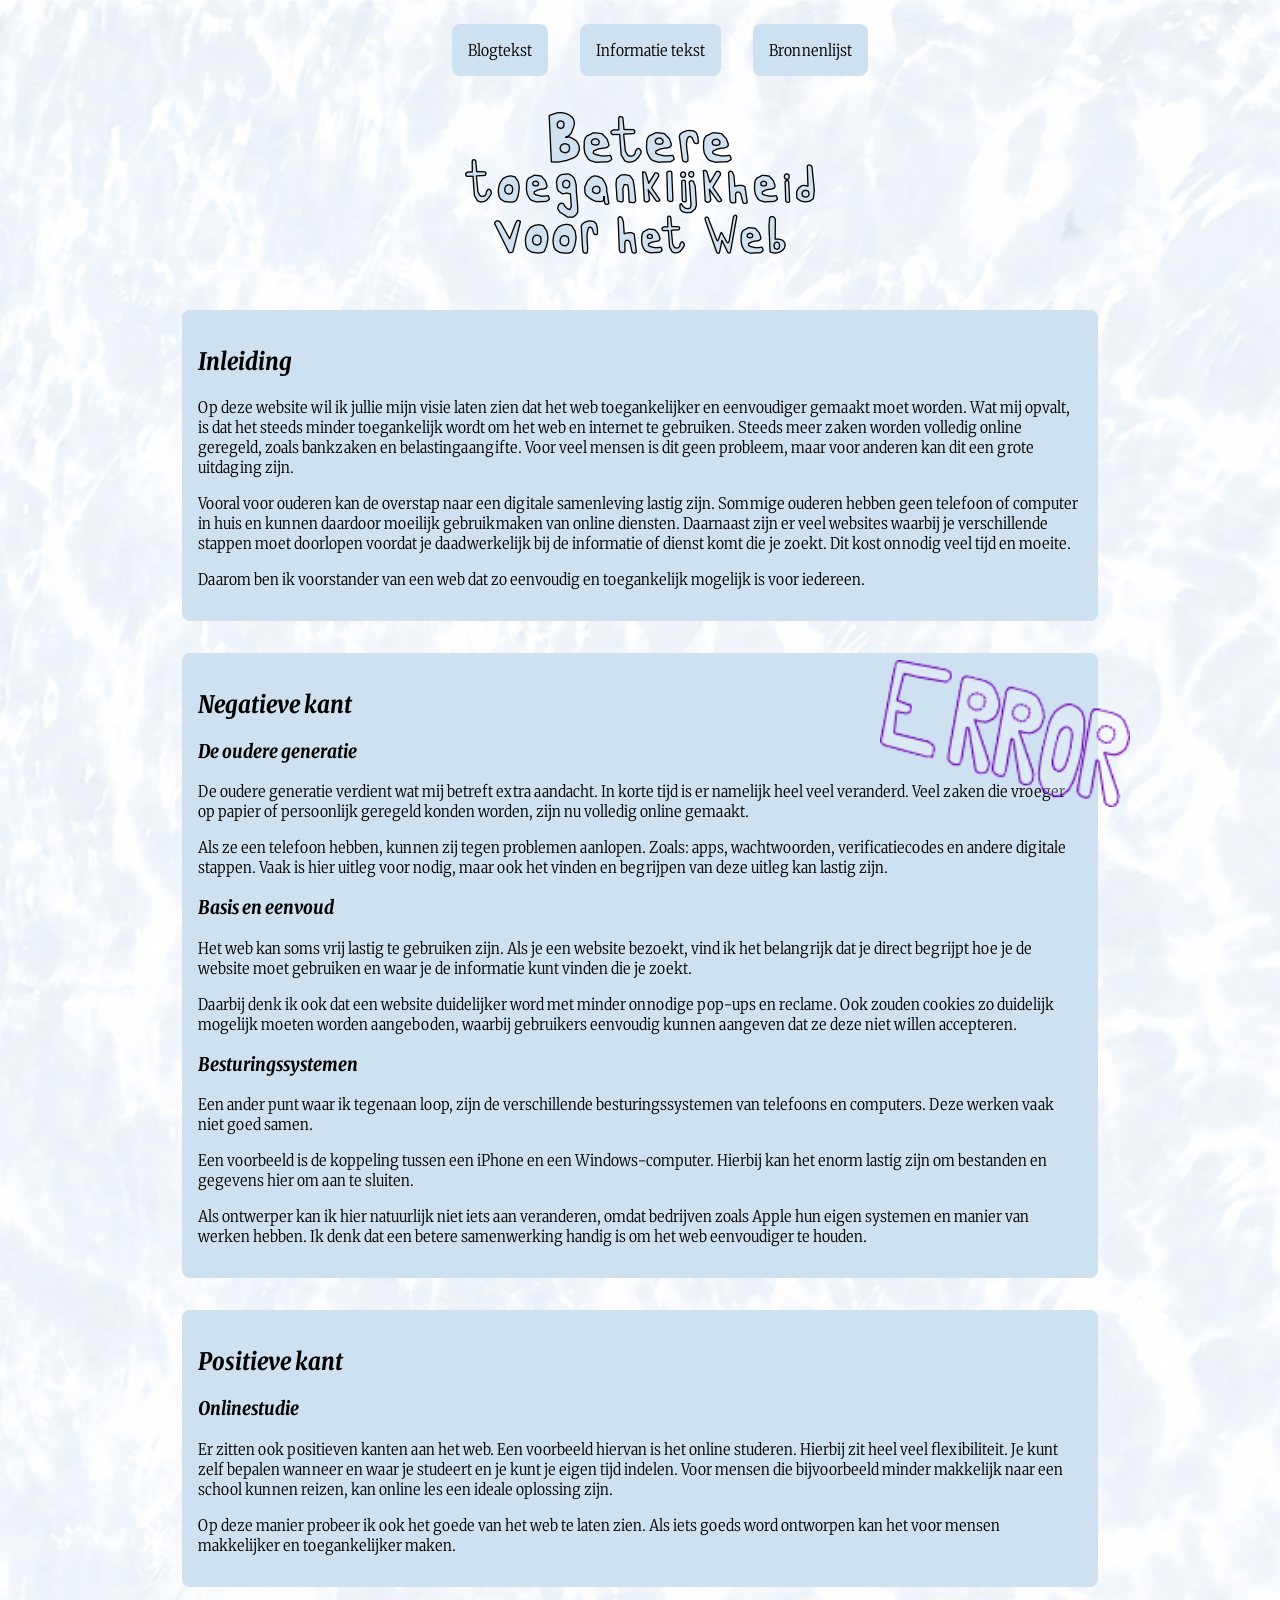
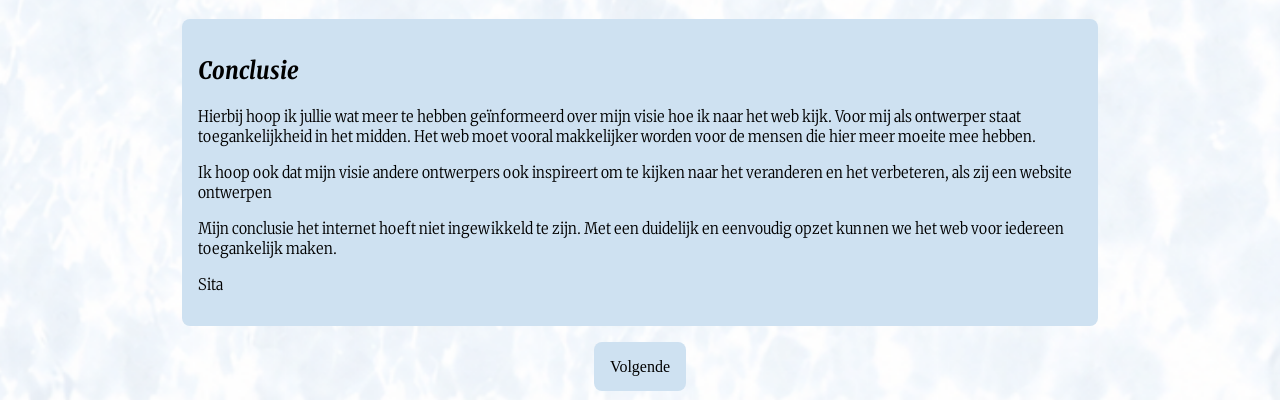
<file: index.html>
<!DOCTYPE html>
<html lang="en">

<head>
    <meta charset="UTF-8">
    <meta name="viewport" content="width=device-width, initial-scale=1.0">
    <title>Toegankelijkheid</title>
    <link rel="stylesheet" href="./styles/style.css">
</head>

<body class="achtergrond">
    <header>
        <nav>
            <ul>
                <li><a href="index.html">Blogtekst</a></li>
                <li><a href="index2.html">Informatie tekst</a></li>
                <li><a href="index3.html">Bronnenlijst</a></li>
            </ul>
        </nav>
        <h1>Betere toegankelijkheid voor het web</h1>
           <img src="./images/titel.png" alt="Betere toegankelijkheid voor het web">
    </header>
    <main>
        <section>
            <h2>Inleiding</h2>
            <p> Op deze website wil ik jullie mijn visie laten zien dat het web toegankelijker en eenvoudiger gemaakt moet
            worden. Wat mij opvalt, is dat het steeds minder toegankelijk wordt om het web en internet te gebruiken. Steeds meer
            zaken worden volledig online geregeld, zoals bankzaken en belastingaangifte. Voor veel mensen is dit geen probleem,
            maar voor anderen kan dit een grote uitdaging zijn. </p>
            <p>Vooral voor ouderen kan de overstap naar een digitale samenleving lastig zijn. Sommige ouderen hebben
                geen telefoon of
                computer in huis en kunnen daardoor moeilijk gebruikmaken van online diensten. Daarnaast zijn er
                veel websites waarbij
                je verschillende stappen moet doorlopen voordat je daadwerkelijk bij de informatie of dienst komt
                die je zoekt. Dit kost
                onnodig veel tijd en moeite. </p>
            <p>Daarom ben ik voorstander van een web dat zo eenvoudig en toegankelijk mogelijk is voor iedereen.
            </p>
        </section>
        <section class="voorbeelden">
            <h2>Negatieve kant</h2>
            <h3>De oudere generatie</h3>
            <p>De oudere generatie verdient wat mij betreft extra aandacht. In korte tijd is er namelijk heel veel
                veranderd. Veel zaken die vroeger op papier of persoonlijk geregeld konden worden, zijn nu volledig
                online gemaakt. </p>
            <p> Als ze een telefoon hebben, kunnen zij tegen problemen aanlopen. Zoals: apps, wachtwoorden,
                verificatiecodes en andere digitale stappen. Vaak is hier uitleg voor nodig, maar ook het vinden en
                begrijpen van deze uitleg kan lastig zijn.</p>
            <h3>Basis en eenvoud</h3>
            <p>Het web kan soms vrij lastig te gebruiken zijn. Als je een website bezoekt, vind ik het belangrijk dat je
                direct begrijpt hoe je de website moet gebruiken en waar je de informatie kunt vinden die je zoekt.</p>
            <p>Daarbij denk ik ook dat een website duidelijker word met minder onnodige pop-ups en reclame. Ook zouden
                cookies zo duidelijk mogelijk moeten worden aangeboden, waarbij gebruikers eenvoudig kunnen aangeven dat
                ze deze niet willen accepteren.</p>
            <h3>Besturingssystemen</h3>
            <p>Een ander punt waar ik tegenaan loop, zijn de verschillende besturingssystemen van telefoons en
                computers. Deze werken vaak niet goed samen.</p>
            <p>Een voorbeeld is de koppeling tussen een iPhone en een Windows-computer. Hierbij kan het enorm lastig
                zijn om bestanden en gegevens hier om aan te sluiten.</p>
            <p>Als ontwerper kan ik hier natuurlijk niet iets aan veranderen, omdat bedrijven zoals Apple hun eigen
                systemen en manier van werken hebben. Ik denk dat een betere samenwerking handig is om het web
                eenvoudiger te houden.</p>
        </section>
         <img class='images'src="./images/error.png" alt="Error">
        <section>
            <h2>Positieve kant</h2>
            <h3>Onlinestudie</h3>
            <p>Er zitten ook positieven kanten aan het web. Een voorbeeld hiervan is het online studeren. Hierbij
                zit
                heel veel flexibiliteit. Je kunt zelf bepalen wanneer en waar je studeert en je kunt je eigen tijd
                indelen. Voor mensen die bijvoorbeeld minder makkelijk naar een school kunnen reizen, kan online les
                een
                ideale oplossing zijn.</p>
            <p>Op deze manier probeer ik ook het goede van het web te laten zien. Als iets goeds word ontworpen kan
                het
                voor mensen makkelijker en toegankelijker maken.</p>
        </section>
        <section>
            <h2>Conclusie</h2>
            <p>Hierbij hoop ik jullie wat meer te hebben geïnformeerd over mijn visie hoe ik naar het web kijk. Voor
                mij als ontwerper staat toegankelijkheid in het midden. Het web moet vooral makkelijker worden voor
                de mensen die hier meer moeite mee hebben.
            <p>Ik hoop ook dat mijn visie andere ontwerpers ook inspireert om te kijken naar het veranderen en het
                verbeteren, als zij een website ontwerpen</p>
            <p>Mijn conclusie het internet hoeft niet ingewikkeld te zijn. Met een duidelijk en eenvoudig opzet
                kunnen we het web voor iedereen toegankelijk maken.</p>
            <p>Sita</p>
        </section>
    </main>

    <footer>
        <p><a href="./index2.html">Volgende</a></p>
    </footer>
</body>

</html>
</file>
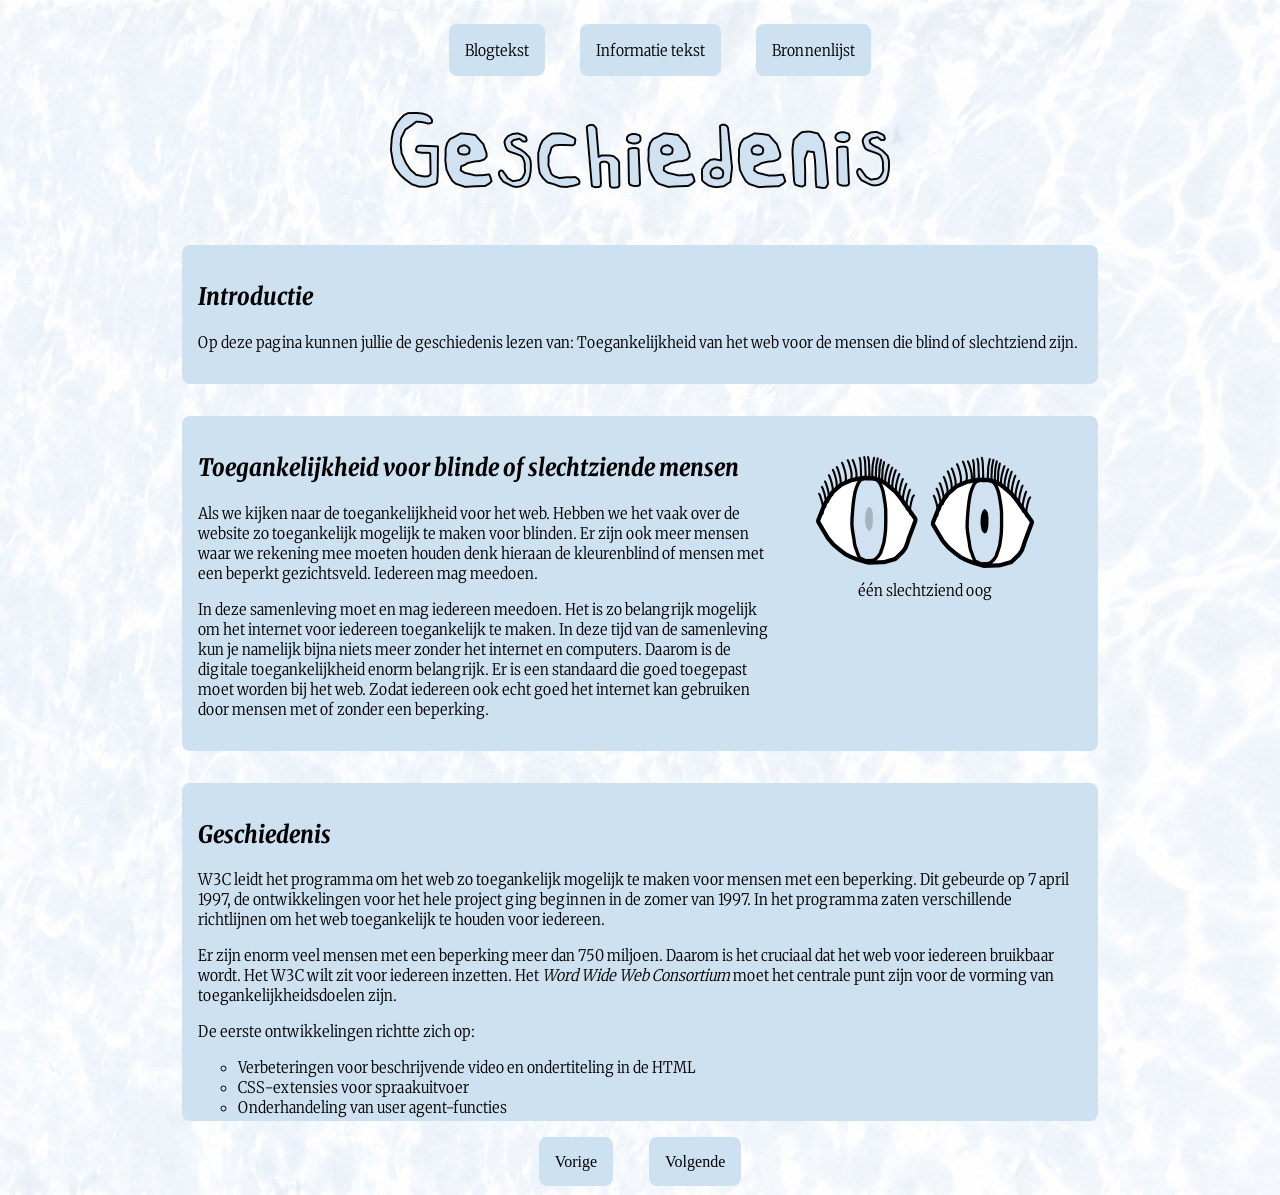
<file: index2.html>
<!DOCTYPE html>
<html lang="en">

<head>
    <meta charset="UTF-8">
    <meta name="viewport" content="width=device-width, initial-scale=1.0">
    <title>Toegankelijkheid</title>
    <link rel="stylesheet" href="./styles/style.css">
</head>

<body>
    <header>
        <nav>
            <ul>
                <li>
                    <a href="index.html">Blogtekst</a>
                    <a href="index2.html">Informatie tekst</a>
                    <a href="index3.html">Bronnenlijst</a>
                </li>
            </ul>
        </nav>
        <h1>Geschiedenis</h1>
        <img src="./images/geschiedenis.png" alt="Geschiedenis">
    </header>
    <main>
        <section>
            <h2>Introductie</h2>
            <p>Op deze pagina kunnen jullie de geschiedenis lezen van: Toegankelijkheid van het web voor de mensen die
                blind of slechtziend zijn. </p>
        </section>
        <section class="pagina2">
            <div>
                <h2>Toegankelijkheid voor blinde of slechtziende mensen</h2>
                <p>Als we kijken naar de toegankelijkheid voor het web. Hebben we het vaak over de website zo
                    toegankelijk
                    mogelijk te maken voor blinden. Er zijn ook meer mensen waar we rekening mee moeten houden denk
                    hieraan
                    de kleurenblind of mensen met een beperkt gezichtsveld. Iedereen mag meedoen.</p>
                <p>In deze samenleving moet en mag iedereen meedoen. Het is zo belangrijk mogelijk om het internet voor
                    iedereen toegankelijk te maken. In deze tijd van de samenleving kun je namelijk bijna niets meer
                    zonder
                    het internet en computers. Daarom is de digitale toegankelijkheid enorm belangrijk. Er is een
                    standaard
                    die goed toegepast moet worden bij het web. Zodat iedereen ook echt goed het internet kan gebruiken
                    door
                    mensen met of zonder een beperking. </p>
            </div>
            <figure>
                <img src="./images/ogen.png" alt="ogen maar eentje is slechtziend">
                <figcaption>één slechtziend oog</figcaption>
            </figure>
        </section>
        <section>
            <h2>Geschiedenis </h2>
            <p>W3C leidt het programma om het web zo toegankelijk mogelijk te maken voor mensen met een beperking. Dit
                gebeurde op 7 april 1997, de ontwikkelingen voor het hele project ging beginnen in de zomer van 1997. In
                het programma zaten verschillende richtlijnen om het web toegankelijk te houden voor iedereen. </p>
            <p>Er zijn enorm veel mensen met een beperking meer dan 750 miljoen. Daarom is het cruciaal dat het web voor
                iedereen bruikbaar wordt. Het W3C wilt zit voor iedereen inzetten. Het <em>Word Wide Web Consortium</em> 
                moet het centrale punt zijn voor de vorming van toegankelijkheidsdoelen zijn. </p>
            <p>De eerste ontwikkelingen richtte zich op:</p>
            <ul>
                <li> Verbeteringen voor beschrijvende video en ondertiteling in de HTML </li>
                <li>CSS-extensies voor spraakuitvoer </li>
                <li>Onderhandeling van user agent-functies </li>
            </ul>
        </section>
    </main>

    <footer>
        <p><a href="./index.html">Vorige</a> <a href="./index3.html">Volgende</a></p>
    </footer>

</body>

</html>
</file>
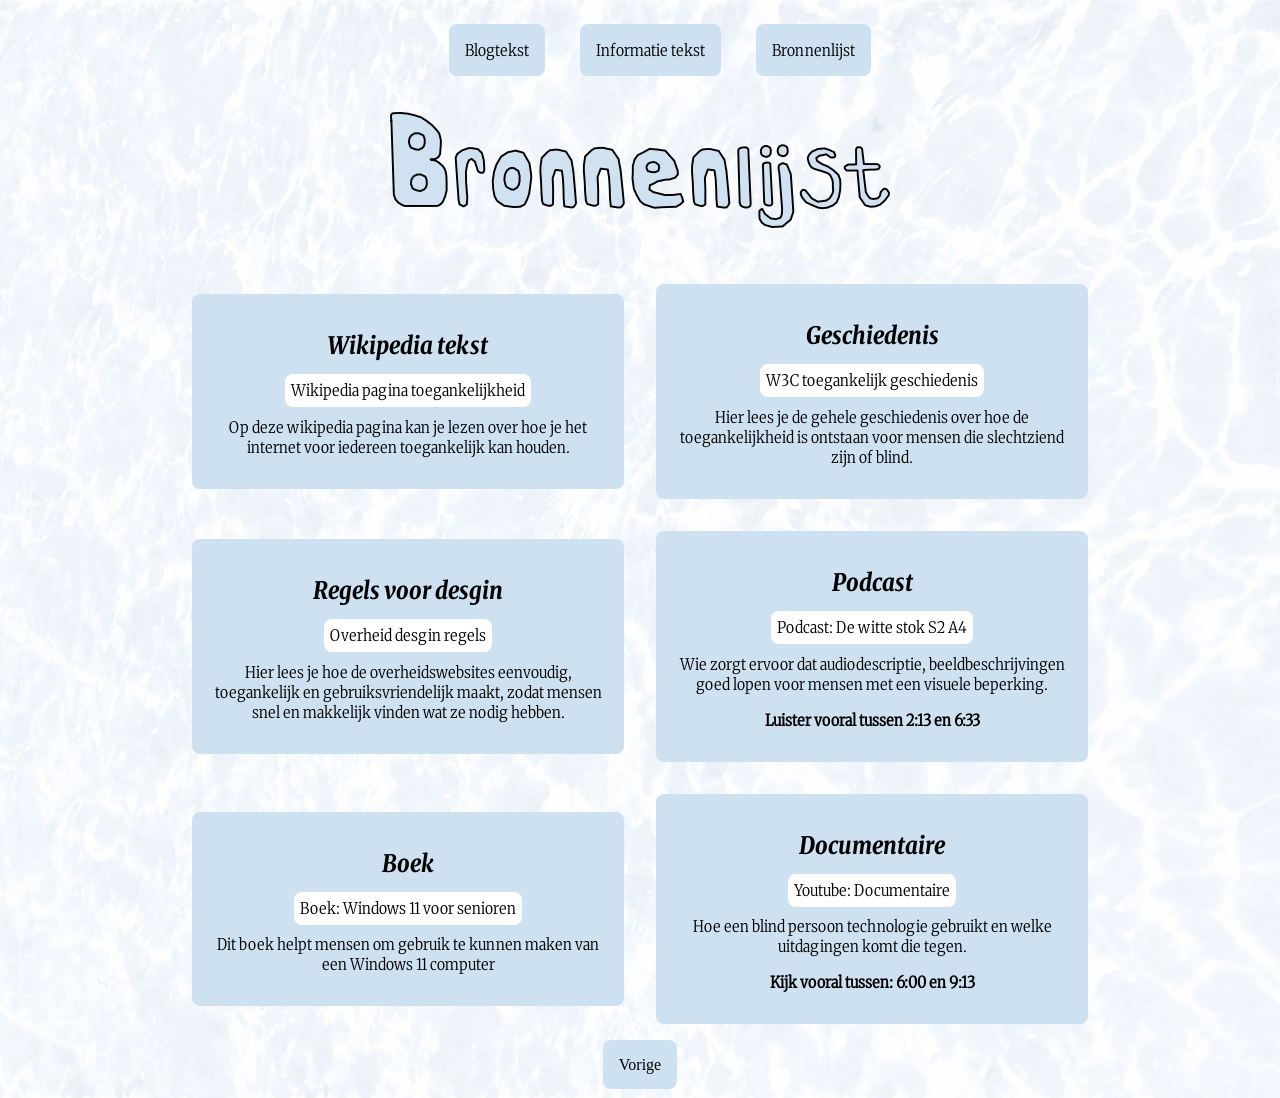
<file: index3.html>
<!DOCTYPE html>
<html lang="en">

<head>
    <meta charset="UTF-8">
    <meta name="viewport" content="width=device-width, initial-scale=1.0">
    <title>Toegankelijkheid</title>
    <link rel="stylesheet" href="./styles/style.css">
</head>

<body>
    <header>
        <nav>
            <ul>
                <li>
                    <a href="index.html">Blogtekst</a>
                    <a href="index2.html">Informatie tekst</a>
                    <a href="index3.html">Bronnenlijst</a>
                </li>
            </ul>
        </nav>
        <h1>Bronnenlijst</h1>
        <img src="./images/bronnenlijst.png" alt="Bronnenlijst">
    </header>
    <main class="pagina3">
        <section >
            <h2>Wikipedia tekst</h2>
            <p><a href="https://nl.wikipedia.org/wiki/Wikipedia:Toegankelijkheid">Wikipedia pagina toegankelijkheid</a></p>
            <p>Op deze wikipedia pagina kan je lezen over hoe je het internet voor iedereen toegankelijk kan houden.</p>
            </p>
        </section>
        <section>
            <h2>Geschiedenis</h2>
            <p><a href="https://www.w3.org/press-releases/1997/wai-launch/">W3C toegankelijk geschiedenis</a></p>
            <p>Hier lees je de gehele geschiedenis over hoe de toegankelijkheid is ontstaan voor mensen die slechtziend zijn of blind.</p>
        </section>
        <section>
            <h2>Regels voor desgin</h2>
            <p><a href="https://www.gov.uk/guidance/government-design-principles">Overheid desgin regels</a></p>
            <p>Hier lees je hoe de overheidswebsites eenvoudig, toegankelijk en gebruiksvriendelijk maakt, zodat mensen snel en makkelijk vinden wat ze nodig hebben.</p>
        </section>
        <section>
            <h2>Podcast</h2>
            <p><a href="https://podcastluisteren.nl/pod/De-Witte-Stok">Podcast: De witte stok S2 A4</a></p>
            <p>Wie zorgt ervoor dat  audiodescriptie, beeldbeschrijvingen goed lopen voor mensen met een visuele beperking. </p>
            <p><strong> Luister vooral tussen 2:13 en 6:33</strong></p>
        </section>
        <section>
            <h2>Boek</h2>
            <p><a href="https://www.yindo.nl/yindoReader.aspx?book=9789463563963">Boek: Windows 11 voor senioren</a>
            <p>Dit boek helpt mensen om gebruik te kunnen maken van een Windows 11 computer</p>
        </section>
        <section>
            <h2>Documentaire</h2>
            <p><a href="https://www.youtube.com/watch?v=QJs1QidJfes">Youtube: Documentaire</a></p>
            <p>Hoe een blind persoon technologie gebruikt en welke uitdagingen komt die tegen.</p>
            <p><strong>Kijk vooral tussen: 6:00 en 9:13</strong></p>
        </section>
    </main>
    <footer>
        <p><a href="./index2.html">Vorige</a></p>
    </footer>
</body>

</html>
</file>
<file: styles/style.css>
/*body {
    background-color: rgb(250, 245, 227);
}*/

/*Opgezocht: hoe doe je een achtergrond in css zonder dat het herhaalt
Via een ai overzicht kwam deze code eruit*/
body {
    background-image: url(../images/achtergrond.png);
    background-size: cover;
    background-position: center;
    background-repeat: no-repeat;
}

main {
    display: flex;
    justify-content: center;
    align-items: center;
    flex-direction: column;
    font-family: 'merriweather';
}

h1 {
  clip: rect(0 0 0 0);
  clip-path: inset(50%);
  height: 1px;
  overflow: hidden;
  position: absolute;
  white-space: nowrap;
  width: 1px;
}

/*Fonts*/

@font-face {
    font-family: 'merri';
    src: url(../fonts/Merriweather_24pt_SemiCondensed-ExtraBoldItalic.ttf);
}


@font-face {
    font-family: 'merriweather';
    src: url(../fonts/Merriweather_24pt_SemiCondensed-Light.ttf);
}

nav {
    font-family: 'merriweather';
}

/*h1 {
    font-family: 'merri';
}*/

h2 {
    font-family: 'merri';
}

h3 {
    font-family: 'merri';
}

/*main {
    font-family: 'merriweather';
}*/

body main .voorbeelden{
    display: block;
}

main.pagina3 section:nth-of-type(2) {
    display: block;
}

/* Opgezocht: hoe krijg je je plaatje in het midden van css.
via een ai overzicht (absolute positionering + transform) kwam deze code eruit en toen lukte het*/
body main .images {
    position: absolute;
    top: 660px;
    left: 880px;
    width: 250px;
}

section {
    background-color: rgb(206, 225, 241);
    width: 70%;
    padding: 1em;
    margin: 1em;
    border-radius: 0.5em;
}


section:nth-of-type(2) {
   /* background-color: rgb(206, 225, 241);
    width: 70%;
    padding: 1em;
    margin: 1em;
    border-radius: 0.5em; */
    display: flex;
}

/*
section:nth-of-type(3) {
    background-color:rgb(206, 225, 241);
    width: 70%; 
    padding: 1em;
    margin: 1em;
    border-radius: 0.5em;
}

/* A links*/

nav a {
    padding: 1em;
    margin: 1em;
    text-decoration: none;
    background-color: rgb(206, 225, 241);
    color: black;
    transition: background ease 0.3s;
    border-radius: 0.5em;
}

footer a {
    padding: 1em;
    margin: 1em;
    text-decoration: none;
    background-color: rgb(206, 225, 241);
    color: black;
    transition: background ease 0.3s;
    border-radius: 0.5em;
}

footer {
    display: flex;
    justify-content: center;
}

a:focus {
    border: 4px solid;
}

a:active {
    font-weight: bold;
}

header {
    padding: 1em;
}

a:hover {
    background-color: rgb(0, 0, 255);
    color: rgb(218, 238, 255);
}

ul {
    display: flex;
    justify-content: center;
    height: 2em;
    list-style: none;
}

main ul {
    list-style:circle;
    display: block;
}

header img {
  display: block;
  margin: auto;
  padding: 1.5em; 
}

figcaption {
    text-align: center;
}

.pagina2 img {
    margin: 0.5em;
}

/* Pagina 3*/

.pagina3 {
    display: flex;
    flex-direction:row;
    flex-wrap: wrap;
    flex-grow: 40%;
    text-align: center;
}

.pagina3 section {
    width: 400px; 
}

.pagina3 a {
    
    padding: 0.4em;
    margin: 0.4em;
    text-decoration: none;
    background-color: white;
    color: black;
    transition: background ease 0.3s;
    border-radius: 0.5em;
}

.pagina3 a:hover {
    background-color: rgb(0, 0, 255);
    color: rgb(218, 238, 255);
}
</file>
